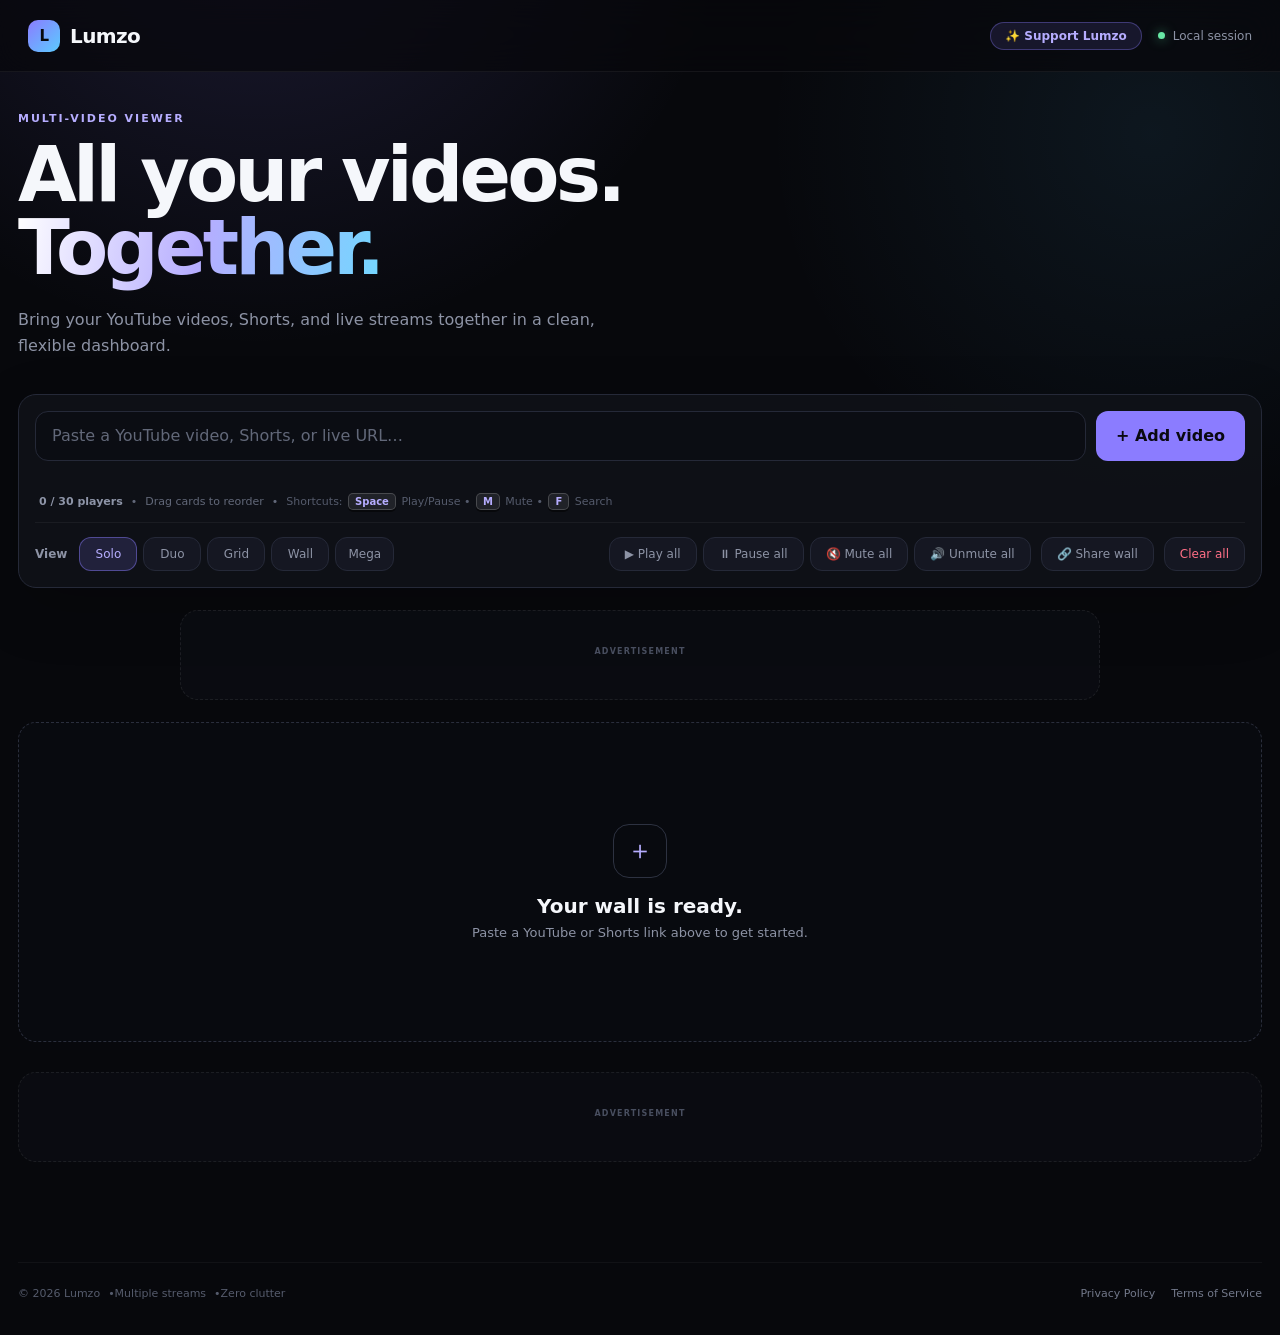
<file: index.html>
<!DOCTYPE html>
<html lang="en">
<head>
  <meta charset="UTF-8">
  <meta name="viewport" content="width=device-width, initial-scale=1.0">
  <meta name="description" content="Lumzo - Watch and monitor multiple YouTube videos and live streams on one customizable screen.">
  <title>Lumzo — One screen. More to see.</title>

  <!-- Open Graph / Social Media -->
  <meta property="og:type" content="website">
  <meta property="og:title" content="Lumzo — Multi-YouTube Viewer Dashboard">
  <meta property="og:description" content="Watch and monitor multiple YouTube videos and live streams simultaneously in a clean, high-performance dashboard.">
  <meta property="og:image" content="https://img.youtube.com/vi/dQw4w9WgXcQ/maxresdefault.jpg">

  <!-- Twitter -->
  <meta name="twitter:card" content="summary_large_image">
  <meta name="twitter:title" content="Lumzo — Multi-YouTube Viewer Dashboard">
  <meta name="twitter:description" content="Watch and monitor multiple YouTube videos and live streams simultaneously in a clean, high-performance dashboard.">
  <meta name="twitter:image" content="https://img.youtube.com/vi/dQw4w9WgXcQ/maxresdefault.jpg">

  <link rel="stylesheet" href="style.css">
</head>
<body>
  <header class="topbar">
    <a class="brand" href="index.html" aria-label="Lumzo home">
      <span class="brand-mark">L</span>
      <span>Lumzo</span>
    </a>
    <div class="top-actions">
      <!-- Community Support Pill Button -->
      <button id="coffee-btn" class="support-pill-btn" type="button">
        ✨ Support Lumzo
      </button>
      <span class="status-dot"></span>
      <span>Local session</span>
    </div>
  </header>

  <main class="app-shell">
    <section class="hero">
      <p class="eyebrow">MULTI-VIDEO VIEWER</p>
      <h1>All your videos.<br><span>Together.</span></h1>
      <p class="hero-copy">Bring your YouTube videos, Shorts, and live streams together in a clean, flexible dashboard.</p>
    </section>

    <section class="control-panel" aria-label="Video controls">
      <form id="add-form" class="url-form" novalidate>
        <div class="input-wrapper">
          <label class="sr-only" for="youtube-url">YouTube URL</label>
          <input id="youtube-url" type="text" inputmode="url" autocomplete="off"
            placeholder="Paste a YouTube video, Shorts, or live URL…" required>
          <button id="clear-input" class="input-clear-btn" type="button" aria-label="Clear input text" hidden>×</button>
        </div>
        <button type="submit" class="primary-btn">
          <span>+</span> Add video
        </button>
      </form>
      <p id="message" class="message" role="status" aria-live="polite"></p>
      <div class="wall-meta">
        <span id="count-label">0 / 30 players</span>
        <span>•</span>
        <span>Drag cards to reorder</span>
        <span>•</span>
        <span class="shortcut-hints">
          Shortcuts: <kbd>Space</kbd> Play/Pause • <kbd>M</kbd> Mute • <kbd>F</kbd> Search
        </span>
      </div>

      <div class="toolbar">
        <div class="layout-control">
          <span class="toolbar-label">View</span>
          <div class="layout-buttons" role="group" aria-label="Grid layout">
            <button class="layout-btn active" data-cols="1" type="button" title="Solo view (1 column)">Solo</button>
            <button class="layout-btn" data-cols="2" type="button" title="Duo view (2 columns)">Duo</button>
            <button class="layout-btn" data-cols="3" type="button" title="Grid view (3 columns)">Grid</button>
            <button class="layout-btn" data-cols="4" type="button" title="Wall view (4 columns)">Wall</button>
            <button class="layout-btn" data-cols="5" type="button" title="Mega view (5 columns)">Mega</button>
          </div>
        </div>

        <div class="action-controls">
          <div class="global-controls" role="group" aria-label="Global playback controls">
            <button id="play-all" class="ghost-btn" type="button" title="Play all (Space)">▶ Play all</button>
            <button id="pause-all" class="ghost-btn" type="button" title="Pause all (Space)">⏸ Pause all</button>
            <button id="mute-all" class="ghost-btn" type="button" title="Mute all (M)">🔇 Mute all</button>
            <button id="unmute-all" class="ghost-btn" type="button" title="Unmute all (M)">🔊 Unmute all</button>
          </div>
          <button id="share-wall" class="ghost-btn" type="button" title="Copy shareable link">🔗 Share wall</button>
          <button id="clear-all" class="ghost-btn danger" type="button">Clear all</button>
        </div>
      </div>
    </section>

    <!-- Leaderboard Ad Slot -->
    <div class="ad-slot ad-leaderboard" aria-label="Advertisement">
      <span class="ad-label">ADVERTISEMENT</span>
    </div>

    <section id="empty-state" class="empty-state">
      <div class="empty-icon">＋</div>
      <h2>Your wall is ready.</h2>
      <p>Paste a YouTube or Shorts link above to get started.</p>
    </section>

    <section id="video-grid" class="video-grid cols-1" aria-label="YouTube players"></section>

    <!-- Banner Ad Slot -->
    <div class="ad-slot ad-banner" aria-label="Advertisement">
      <span class="ad-label">ADVERTISEMENT</span>
    </div>
  </main>

  <!-- Community Support & Goal Modal -->
  <div id="coffee-modal" class="modal-overlay" hidden>
    <div class="modal-card">
      <button id="close-modal" class="modal-close-btn" type="button" aria-label="Close modal">×</button>
      
      <div class="modal-badge">COMMUNITY FUNDED</div>
      <h2>Keep Lumzo Independent</h2>
      <p class="modal-desc">Lumzo is 100% free and open. Your contributions help cover hosting overhead, continuous updates, and keep the tool ad-light.</p>

      <!-- Monthly Funding Goal Tracker -->
      <div class="goal-container">
        <div class="goal-header">
          <span>Monthly Server & Dev Goal</span>
          <span class="goal-amount"><strong>$0</strong> / $50</span>
        </div>
        <div class="progress-bar">
          <div class="progress-fill" style="width: 0%;"></div>
        </div>
      </div>

      <!-- Support Payment Button -->
      <a href="https://buymeacoffee.com/lumzo" target="_blank" rel="noopener" class="support-primary-btn">
        ⚡ Back Lumzo
      </a>

      <!-- Wall of Supporters -->
      <div class="supporters-box">
        <span class="supporters-label">WALL OF SUPPORTERS</span>
        <div class="supporters-tags">
          <span class="supporter-badge">Be the first supporter! ⭐</span>
        </div>
      </div>

      <p class="modal-thanks">Thank you to everyone helping keep Lumzo free for all! ❤️</p>
    </div>
  </div>

  <footer>
    <div class="footer-left">
      <span>© 2026 Lumzo</span>
      <span>•Multiple streams</span>
      <span>•Zero clutter</span>
    </div>
    <div class="footer-right">
      <a href="privacy.html">Privacy Policy</a>
      <a href="terms.html">Terms of Service</a>
    </div>
  </footer>

  <script src="script.js"></script>
</body>
</html>
</file>
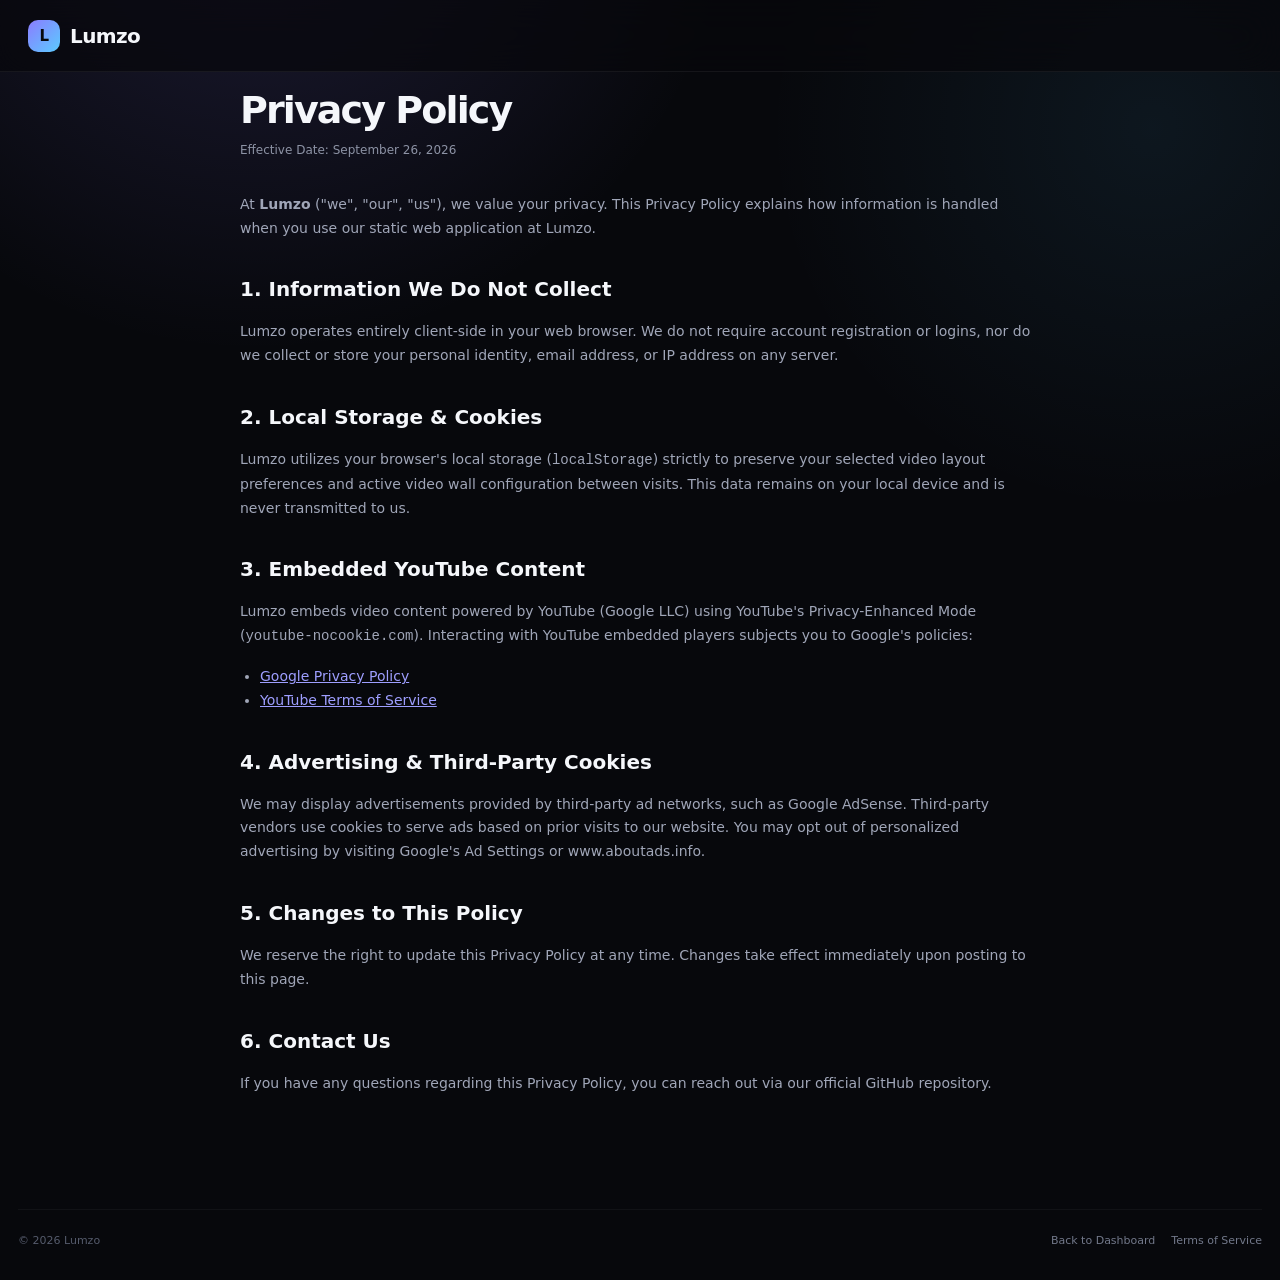
<file: privacy.html>
<!DOCTYPE html>
<html lang="en">
<head>
  <meta charset="UTF-8">
  <meta name="viewport" content="width=device-width, initial-scale=1.0">
  <title>Privacy Policy — Lumzo</title>
  <link rel="stylesheet" href="style.css">
</head>
<body>
  <header class="topbar">
    <a class="brand" href="index.html" aria-label="Lumzo home">
      <span class="brand-mark">L</span>
      <span>Lumzo</span>
    </a>
  </header>

  <main class="app-shell legal-content">
    <h1>Privacy Policy</h1>
    <p class="last-updated">Effective Date: September 26, 2026</p>

    <p>At <strong>Lumzo</strong> ("we", "our", "us"), we value your privacy. This Privacy Policy explains how information is handled when you use our static web application at Lumzo.</p>

    <h2>1. Information We Do Not Collect</h2>
    <p>Lumzo operates entirely client-side in your web browser. We do not require account registration or logins, nor do we collect or store your personal identity, email address, or IP address on any server.</p>

    <h2>2. Local Storage & Cookies</h2>
    <p>Lumzo utilizes your browser's local storage (<code>localStorage</code>) strictly to preserve your selected video layout preferences and active video wall configuration between visits. This data remains on your local device and is never transmitted to us.</p>

    <h2>3. Embedded YouTube Content</h2>
    <p>Lumzo embeds video content powered by YouTube (Google LLC) using YouTube's Privacy-Enhanced Mode (<code>youtube-nocookie.com</code>). Interacting with YouTube embedded players subjects you to Google's policies:</p>
    <ul>
      <li><a href="https://policies.google.com/privacy" target="_blank" rel="noopener">Google Privacy Policy</a></li>
      <li><a href="https://www.youtube.com/t/terms" target="_blank" rel="noopener">YouTube Terms of Service</a></li>
    </ul>

    <h2>4. Advertising & Third-Party Cookies</h2>
    <p>We may display advertisements provided by third-party ad networks, such as Google AdSense. Third-party vendors use cookies to serve ads based on prior visits to our website. You may opt out of personalized advertising by visiting Google's Ad Settings or www.aboutads.info.</p>

    <h2>5. Changes to This Policy</h2>
    <p>We reserve the right to update this Privacy Policy at any time. Changes take effect immediately upon posting to this page.</p>

    <h2>6. Contact Us</h2>
    <p>If you have any questions regarding this Privacy Policy, you can reach out via our official GitHub repository.</p>
  </main>

  <footer>
    <div class="footer-left">
      <span>© 2026 Lumzo</span>
    </div>
    <div class="footer-right">
      <a href="index.html">Back to Dashboard</a>
      <a href="terms.html">Terms of Service</a>
    </div>
  </footer>
</body>
</html>
</file>
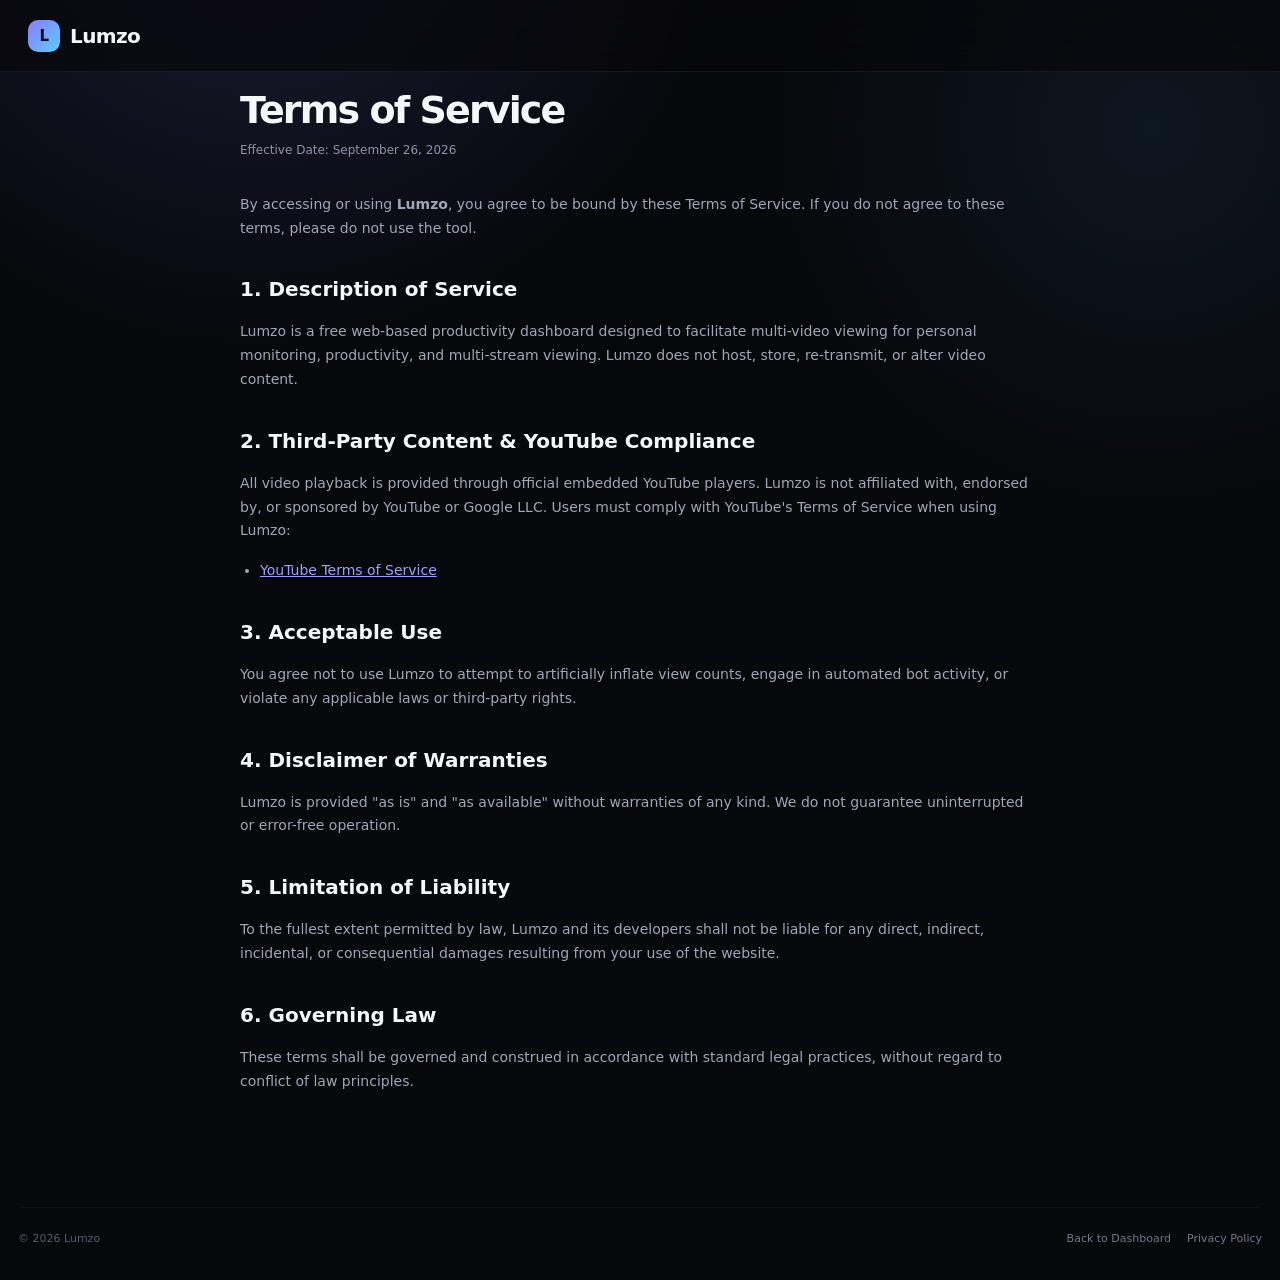
<file: terms.html>
<!DOCTYPE html>
<html lang="en">
<head>
  <meta charset="UTF-8">
  <meta name="viewport" content="width=device-width, initial-scale=1.0">
  <title>Terms of Service — Lumzo</title>
  <link rel="stylesheet" href="style.css">
</head>
<body>
  <header class="topbar">
    <a class="brand" href="index.html" aria-label="Lumzo home">
      <span class="brand-mark">L</span>
      <span>Lumzo</span>
    </a>
  </header>

  <main class="app-shell legal-content">
    <h1>Terms of Service</h1>
    <p class="last-updated">Effective Date: September 26, 2026</p>

    <p>By accessing or using <strong>Lumzo</strong>, you agree to be bound by these Terms of Service. If you do not agree to these terms, please do not use the tool.</p>

    <h2>1. Description of Service</h2>
    <p>Lumzo is a free web-based productivity dashboard designed to facilitate multi-video viewing for personal monitoring, productivity, and multi-stream viewing. Lumzo does not host, store, re-transmit, or alter video content.</p>

    <h2>2. Third-Party Content & YouTube Compliance</h2>
    <p>All video playback is provided through official embedded YouTube players. Lumzo is not affiliated with, endorsed by, or sponsored by YouTube or Google LLC. Users must comply with YouTube's Terms of Service when using Lumzo:</p>
    <ul>
      <li><a href="https://www.youtube.com/t/terms" target="_blank" rel="noopener">YouTube Terms of Service</a></li>
    </ul>

    <h2>3. Acceptable Use</h2>
    <p>You agree not to use Lumzo to attempt to artificially inflate view counts, engage in automated bot activity, or violate any applicable laws or third-party rights.</p>

    <h2>4. Disclaimer of Warranties</h2>
    <p>Lumzo is provided "as is" and "as available" without warranties of any kind. We do not guarantee uninterrupted or error-free operation.</p>

    <h2>5. Limitation of Liability</h2>
    <p>To the fullest extent permitted by law, Lumzo and its developers shall not be liable for any direct, indirect, incidental, or consequential damages resulting from your use of the website.</p>

    <h2>6. Governing Law</h2>
    <p>These terms shall be governed and construed in accordance with standard legal practices, without regard to conflict of law principles.</p>
  </main>

  <footer>
    <div class="footer-left">
      <span>© 2026 Lumzo</span>
    </div>
    <div class="footer-right">
      <a href="index.html">Back to Dashboard</a>
      <a href="privacy.html">Privacy Policy</a>
    </div>
  </footer>
</body>
</html>
</file>
<file: style.css>
:root {
  --bg: #07080c;
  --panel: #101219;
  --panel-2: #151722;
  --line: #252938;
  --text: #f5f7fb;
  --muted: #8d93a5;
  --accent: #8b7cff;
  --accent-2: #b6adff;
  --danger: #ff6f86;
  --radius: 18px;
}

* { box-sizing: border-box; }
html { color-scheme: dark; }

body {
  margin: 0;
  min-height: 100vh;
  background:
    radial-gradient(circle at 20% -10%, rgba(139,124,255,.17), transparent 30rem),
    radial-gradient(circle at 90% 10%, rgba(88,197,255,.08), transparent 24rem),
    var(--bg);
  color: var(--text);
  font-family: Inter, ui-sans-serif, system-ui, -apple-system, BlinkMacSystemFont, "Segoe UI", sans-serif;
}

button, input { font: inherit; }
button { cursor: pointer; }

/* Header & Navigation */
.topbar {
  height: 72px;
  border-bottom: 1px solid rgba(255,255,255,.06);
  display: flex;
  align-items: center;
  justify-content: space-between;
  padding: 0 28px;
  backdrop-filter: blur(18px);
  background: rgba(7,8,12,.72);
  position: sticky;
  top: 0;
  z-index: 20;
}

.brand {
  color: var(--text);
  text-decoration: none;
  display: inline-flex;
  align-items: center;
  gap: 10px;
  font-size: 20px;
  font-weight: 800;
  letter-spacing: -.03em;
}

.brand-mark {
  width: 32px;
  height: 32px;
  display: grid;
  place-items: center;
  border-radius: 10px;
  background: linear-gradient(135deg, var(--accent), #5bcbff);
  color: #08090e;
  font-size: 15px;
}

.top-actions {
  color: var(--muted);
  font-size: 12px;
  display: flex;
  gap: 8px;
  align-items: center;
}

.status-dot {
  width: 7px;
  height: 7px;
  border-radius: 50%;
  background: #67e8a5;
  box-shadow: 0 0 12px rgba(103,232,165,.65);
}

.app-shell {
  width: min(1400px, calc(100% - 36px));
  margin: 0 auto;
  padding: 40px 0;
}

.hero {
  max-width: 760px;
  margin-bottom: 34px;
}

.eyebrow {
  color: var(--accent-2);
  font-size: 11px;
  font-weight: 800;
  letter-spacing: .18em;
  margin: 0 0 14px;
}

h1 {
  font-size: clamp(40px, 6vw, 76px);
  line-height: .96;
  letter-spacing: -.05em;
  margin: 0;
}

h1 span {
  color: transparent;
  background: linear-gradient(100deg, #fff, var(--accent-2), #72d7ff);
  background-clip: text;
  -webkit-background-clip: text;
}

.hero-copy {
  color: var(--muted);
  max-width: 620px;
  font-size: 16px;
  line-height: 1.65;
  margin: 22px 0 0;
}

/* Control Panel & Form */
.control-panel {
  background: rgba(16,18,25,.84);
  border: 1px solid var(--line);
  border-radius: var(--radius);
  padding: 16px;
  margin-bottom: 22px;
  box-shadow: 0 20px 60px rgba(0,0,0,.2);
}

.url-form {
  display: grid;
  grid-template-columns: 1fr auto;
  gap: 10px;
}

.input-wrapper {
  position: relative;
  display: flex;
  align-items: center;
  width: 100%;
}

.url-form input {
  width: 100%;
  min-height: 50px;
  border: 1px solid var(--line);
  border-radius: 13px;
  background: #0b0d13;
  color: var(--text);
  padding: 0 44px 0 16px;
  outline: none;
  transition: border-color .2s, box-shadow .2s;
}

.url-form input::placeholder { color: #626879; }

.url-form input:focus {
  border-color: rgba(139,124,255,.8);
  box-shadow: 0 0 0 4px rgba(139,124,255,.1);
}

.input-clear-btn {
  position: absolute;
  right: 12px;
  background: rgba(255,255,255,.08);
  border: 1px solid rgba(255,255,255,.1);
  color: var(--muted);
  width: 26px;
  height: 26px;
  border-radius: 50%;
  display: grid;
  place-items: center;
  font-size: 15px;
  cursor: pointer;
  transition: background .2s, color .2s, border-color .2s;
}

.input-clear-btn:hover {
  background: rgba(255,255,255,.2);
  color: var(--text);
  border-color: rgba(255,255,255,.25);
}

.input-clear-btn[hidden] { display: none; }

.primary-btn, .ghost-btn, .layout-btn {
  border: 1px solid var(--line);
  border-radius: 12px;
  min-height: 44px;
  padding: 0 15px;
  color: var(--text);
  background: var(--panel-2);
  transition: transform .15s, border-color .15s, background .15s;
}

.primary-btn {
  background: var(--accent);
  color: #0a0911;
  border-color: transparent;
  font-weight: 800;
  min-height: 50px;
  padding: 0 19px;
}

.primary-btn:hover, .ghost-btn:hover, .layout-btn:hover {
  transform: translateY(-1px);
  border-color: #3a3f51;
}

.primary-btn:hover { background: #9b8fff; }

.message {
  min-height: 20px;
  margin: 8px 4px 0;
  color: var(--muted);
  font-size: 12px;
}

.message.error { color: var(--danger); }

.wall-meta {
  display: flex;
  gap: 8px;
  align-items: center;
  color: #626879;
  font-size: 11px;
  margin: 4px 4px 0;
  flex-wrap: wrap;
}

.wall-meta span:first-child {
  color: #8e95a8;
  font-weight: 700;
}

.shortcut-hints { color: #555b6c; }

kbd {
  display: inline-block;
  padding: 2px 6px;
  font-family: inherit;
  font-size: 10px;
  font-weight: 700;
  color: var(--accent-2);
  background: rgba(255, 255, 255, 0.08);
  border: 1px solid rgba(255, 255, 255, 0.18);
  border-radius: 5px;
  box-shadow: 0 2px 0 rgba(0, 0, 0, 0.5);
  margin: 0 2px;
}

/* Toolbar & Layout Controls */
.toolbar {
  display: flex;
  justify-content: space-between;
  align-items: center;
  gap: 15px;
  padding-top: 14px;
  border-top: 1px solid rgba(255,255,255,.05);
  margin-top: 12px;
  flex-wrap: wrap;
}

.layout-control {
  display: flex;
  align-items: center;
  gap: 12px;
}

.toolbar-label {
  color: var(--muted);
  font-size: 12px;
  font-weight: 700;
}

.layout-buttons, .action-controls, .global-controls {
  display: flex;
  gap: 6px;
  flex-wrap: wrap;
}

.action-controls { gap: 10px; }

.layout-btn {
  min-height: 34px;
  min-width: 58px;
  padding: 0 12px;
  font-size: 12px;
  color: var(--muted);
}

.layout-btn.active {
  background: rgba(139,124,255,.16);
  color: var(--accent-2);
  border-color: rgba(139,124,255,.45);
}

.ghost-btn {
  color: var(--muted);
  font-size: 12px;
  min-height: 34px;
}

.ghost-btn.danger { color: var(--danger); }

.ghost-btn.danger:hover {
  border-color: rgba(255,111,134,.4);
  background: rgba(255,111,134,.08);
}

/* Empty State */
.empty-state {
  min-height: 320px;
  border: 1px dashed #2a2e3c;
  border-radius: var(--radius);
  display: grid;
  place-items: center;
  align-content: center;
  text-align: center;
  padding: 30px;
  background: rgba(12,14,20,.45);
}

.empty-icon {
  width: 54px;
  height: 54px;
  display: grid;
  place-items: center;
  border: 1px solid #2d3241;
  border-radius: 16px;
  color: var(--accent-2);
  font-size: 26px;
  margin-bottom: 16px;
}

.empty-state h2 { margin: 0 0 7px; font-size: 20px; }
.empty-state p { margin: 0; color: var(--muted); font-size: 13px; }

/* Grid Layout System */
.video-grid {
  display: grid;
  gap: 14px;
  width: 100%;
  align-items: start;
  contain: layout; /* Prevents grid reflow from interrupting running active iframes */
}

.video-grid.cols-1 { grid-template-columns: 1fr; max-width: 920px; margin: 0 auto; }
.video-grid.cols-2 { grid-template-columns: repeat(2, minmax(0, 1fr)); }
.video-grid.cols-3 { grid-template-columns: repeat(3, minmax(0, 1fr)); }
.video-grid.cols-4 { grid-template-columns: repeat(4, minmax(0, 1fr)); }
.video-grid.cols-5 { grid-template-columns: repeat(5, minmax(0, 1fr)); gap: 8px; }

/* Video Cards */
.video-card {
  min-width: 0;
  aspect-ratio: 16 / 9;
  background: #000;
  border: 1px solid var(--line);
  border-radius: 14px;
  overflow: hidden;
  position: relative;
  cursor: grab;
  contain: layout paint; /* Completely isolates card rendering state */
  transition: transform .15s ease, border-color .15s ease, box-shadow .15s ease;
}

.video-card:active { cursor: grabbing; }

.video-card.is-short {
  aspect-ratio: 16 / 9;
  max-width: none;
  width: 100%;
}

.video-card.is-short .card-facade {
  background-size: contain;
  background-repeat: no-repeat;
  background-position: center;
  background-color: #05060a;
}

.video-card.is-dragging {
  opacity: 0.4;
  border-style: dashed;
  border-color: var(--accent);
}

.video-card.drag-over {
  border-color: var(--accent-2);
  transform: scale(1.02);
  box-shadow: 0 0 20px rgba(139, 124, 255, 0.4);
}

.video-card.is-loading::after {
  content: 'Loading…';
  position: absolute;
  inset: 0;
  display: grid;
  place-items: center;
  background: rgba(0,0,0,.72);
  color: #bfc5d5;
  font-size: 11px;
  letter-spacing: .08em;
  text-transform: uppercase;
  z-index: 5;
  pointer-events: none;
}

.card-facade {
  position: absolute;
  inset: 0;
  width: 100%;
  height: 100%;
  border: 0;
  background-size: cover;
  background-position: center;
  cursor: pointer;
  display: flex;
  align-items: center;
  justify-content: center;
  z-index: 2;
  transition: transform .2s ease;
}

.card-facade::before {
  content: '';
  position: absolute;
  inset: 0;
  background: rgba(0, 0, 0, 0.35);
  transition: background .2s ease;
}

.card-facade:hover::before { background: rgba(0, 0, 0, 0.15); }

.play-badge {
  position: relative;
  z-index: 3;
  width: 52px;
  height: 52px;
  border-radius: 50%;
  background: rgba(139, 124, 255, 0.9);
  color: #000;
  display: grid;
  place-items: center;
  font-size: 20px;
  box-shadow: 0 8px 24px rgba(0, 0, 0, 0.5);
  transition: transform .2s ease, background-color .2s ease;
}

.card-facade:hover .play-badge {
  transform: scale(1.12);
  background: #a89aff;
}

.video-card iframe {
  display: block;
  width: 100%;
  height: 100%;
  border: 0;
}

.card-header {
  position: absolute;
  left: 8px;
  right: 8px;
  top: 8px;
  z-index: 4;
  display: flex;
  justify-content: space-between;
  align-items: center;
  pointer-events: none;
}

.card-label {
  padding: 5px 8px;
  border: 1px solid rgba(255,255,255,.12);
  border-radius: 7px;
  background: rgba(5,6,9,.78);
  color: rgba(255,255,255,.85);
  font-size: 9px;
  font-weight: 800;
  letter-spacing: .1em;
  backdrop-filter: blur(10px);
}

.card-label.short-label {
  background: rgba(255, 111, 134, 0.85);
  color: #fff;
  border-color: rgba(255, 255, 255, 0.3);
}

.card-actions {
  display: flex;
  gap: 6px;
  opacity: 0;
  transition: opacity .2s;
  pointer-events: auto;
}

.video-card:hover .card-actions,
.video-card:focus-within .card-actions { opacity: 1; }

.card-btn {
  border: 1px solid rgba(255,255,255,.15);
  background: rgba(5,6,9,.82);
  color: #fff;
  width: 30px;
  height: 30px;
  border-radius: 8px;
  display: grid;
  place-items: center;
  font-size: 12px;
  backdrop-filter: blur(8px);
}

.card-btn:hover { background: rgba(35,37,47,.95); }

.card-footer {
  position: absolute;
  left: 0;
  right: 0;
  bottom: 0;
  z-index: 4;
  padding: 8px 10px;
  background: linear-gradient(transparent, rgba(0,0,0,.75));
  color: rgba(255,255,255,.55);
  font-size: 9px;
  letter-spacing: .08em;
  text-transform: uppercase;
  pointer-events: none;
  opacity: 0;
  transition: opacity .2s;
}

.video-card:hover .card-footer,
.video-card:focus-within .card-footer { opacity: 1; }

@media (hover: none) {
  .card-actions, .card-footer { opacity: 1; }
}

/* Ad Slot Layouts */
.ad-slot {
  width: 100%;
  margin: 20px 0;
  padding: 12px;
  background: rgba(16, 18, 25, 0.4);
  border: 1px dashed rgba(255, 255, 255, 0.08);
  border-radius: var(--radius);
  display: flex;
  flex-direction: column;
  align-items: center;
  justify-content: center;
  min-height: 90px;
  overflow: hidden;
}

.ad-slot.ad-leaderboard { max-width: 920px; margin: 0 auto 22px auto; }
.ad-slot.ad-banner { margin-top: 30px; }

.ad-label {
  font-size: 8px;
  font-weight: 800;
  letter-spacing: .15em;
  color: #484e5f;
  margin-bottom: 6px;
  text-transform: uppercase;
}

/* Topbar Support Button */
.support-pill-btn {
  background: rgba(139, 124, 255, 0.12);
  color: var(--accent-2);
  border: 1px solid rgba(139, 124, 255, 0.35);
  font-weight: 700;
  font-size: 12px;
  padding: 6px 14px;
  border-radius: 50px;
  display: inline-flex;
  align-items: center;
  gap: 6px;
  margin-right: 8px;
  transition: all 0.2s ease;
}

.support-pill-btn:hover {
  background: var(--accent);
  color: #08090e;
  border-color: transparent;
  transform: translateY(-1px);
  box-shadow: 0 4px 15px rgba(139, 124, 255, 0.35);
}

/* Support Modal Overlay & Card */
.modal-overlay {
  position: fixed;
  inset: 0;
  background: rgba(4, 5, 8, 0.85);
  backdrop-filter: blur(12px);
  z-index: 100;
  display: grid;
  place-items: center;
  padding: 20px;
}

.modal-overlay[hidden] { display: none; }

.modal-card {
  position: relative;
  width: min(450px, 100%);
  background: #10131c;
  border: 1px solid rgba(255, 255, 255, 0.1);
  border-radius: 24px;
  padding: 32px 28px;
  text-align: center;
  box-shadow: 0 25px 60px rgba(0, 0, 0, 0.7);
  animation: modalPop 0.2s cubic-bezier(0.16, 1, 0.3, 1);
}

@keyframes modalPop {
  from { transform: scale(0.94); opacity: 0; }
  to { transform: scale(1); opacity: 1; }
}

.modal-close-btn {
  position: absolute;
  top: 16px;
  right: 18px;
  background: rgba(255, 255, 255, 0.06);
  border: 1px solid rgba(255, 255, 255, 0.08);
  color: var(--muted);
  width: 30px;
  height: 30px;
  border-radius: 50%;
  font-size: 16px;
  cursor: pointer;
  display: grid;
  place-items: center;
  transition: all 0.2s ease;
}

.modal-close-btn:hover {
  background: rgba(255, 255, 255, 0.2);
  color: #fff;
}

.modal-badge {
  display: inline-block;
  padding: 4px 10px;
  border-radius: 6px;
  background: rgba(139, 124, 255, 0.15);
  color: var(--accent-2);
  font-size: 9px;
  font-weight: 800;
  letter-spacing: 0.12em;
  margin-bottom: 12px;
}

.modal-card h2 {
  font-size: 22px;
  font-weight: 800;
  margin: 0 0 8px 0;
  color: #fff;
}

.modal-desc {
  color: #8d93a5;
  font-size: 13px;
  line-height: 1.6;
  margin: 0 0 24px 0;
}

/* Goal Bar */
.goal-container {
  background: rgba(0, 0, 0, 0.3);
  border: 1px solid rgba(255, 255, 255, 0.06);
  border-radius: 14px;
  padding: 14px 16px;
  margin-bottom: 20px;
  text-align: left;
}

.goal-header {
  display: flex;
  justify-content: space-between;
  align-items: center;
  font-size: 11px;
  color: var(--muted);
  margin-bottom: 8px;
}

.goal-amount strong {
  color: var(--accent-2);
  font-size: 13px;
}

.progress-bar {
  width: 100%;
  height: 8px;
  background: rgba(255, 255, 255, 0.08);
  border-radius: 10px;
  overflow: hidden;
}

.progress-fill {
  height: 100%;
  background: linear-gradient(90deg, var(--accent), #5bcbff);
  border-radius: 10px;
  transition: width 0.4s ease;
}

/* Call to Action Button */
.support-primary-btn {
  display: block;
  width: 100%;
  padding: 14px;
  border-radius: 14px;
  background: linear-gradient(100deg, var(--accent), #7a69ff);
  color: #08090e;
  font-weight: 800;
  font-size: 14px;
  text-decoration: none;
  box-shadow: 0 6px 20px rgba(139, 124, 255, 0.35);
  transition: all 0.2s ease;
  margin-bottom: 24px;
}

.support-primary-btn:hover {
  transform: translateY(-2px);
  box-shadow: 0 8px 25px rgba(139, 124, 255, 0.5);
  background: linear-gradient(100deg, #998cff, #8878ff);
}

/* Supporters Wall Section */
.supporters-box {
  background: rgba(255, 255, 255, 0.02);
  border: 1px dashed rgba(255, 255, 255, 0.08);
  border-radius: 14px;
  padding: 14px;
  margin-bottom: 18px;
}

.supporters-label {
  display: block;
  font-size: 9px;
  font-weight: 800;
  letter-spacing: 0.12em;
  color: #555b6c;
  margin-bottom: 10px;
}

.supporters-tags {
  display: flex;
  flex-wrap: wrap;
  gap: 6px;
  justify-content: center;
}

.supporter-badge {
  background: rgba(255, 255, 255, 0.06);
  border: 1px solid rgba(255, 255, 255, 0.1);
  color: #d1d5e4;
  font-size: 11px;
  font-weight: 600;
  padding: 4px 10px;
  border-radius: 20px;
}

.modal-thanks {
  font-size: 11px;
  color: #555b6c;
  margin: 0;
}

/* Footer Layout & Links */
footer {
  width: min(1400px, calc(100% - 36px));
  margin: 40px auto 0 auto;
  padding: 24px 0 35px;
  display: flex;
  justify-content: space-between;
  align-items: center;
  color: #555b6c;
  font-size: 11px;
  border-top: 1px solid rgba(255,255,255,.04);
  flex-wrap: wrap;
  gap: 12px;
}

.footer-left { display: flex; gap: 8px; align-items: center; }
.footer-right { display: flex; gap: 16px; }

.footer-right a {
  color: #72788a;
  text-decoration: none;
  transition: color .2s ease;
}

.footer-right a:hover { color: var(--accent-2); }

/* Legal Pages */
.legal-content {
  max-width: 800px;
  margin: 0 auto;
  padding: 20px 0 60px;
  line-height: 1.7;
}

.legal-content h1 { font-size: 38px; margin-bottom: 8px; }
.legal-content .last-updated { color: var(--muted); font-size: 12px; margin-bottom: 32px; }
.legal-content h2 { font-size: 20px; color: var(--text); margin-top: 32px; margin-bottom: 12px; }
.legal-content p, .legal-content li { color: #a0a6b8; font-size: 14px; }
.legal-content ul { padding-left: 20px; }

.sr-only {
  position: absolute;
  width: 1px;
  height: 1px;
  padding: 0;
  margin: -1px;
  overflow: hidden;
  clip: rect(0,0,0,0);
  white-space: nowrap;
  border: 0;
}

@media (max-width: 580px) {
  .topbar { padding: 0 16px; }
  .top-actions { gap: 4px; }
  .app-shell { width: calc(100% - 24px); padding-top: 25px; }
  .url-form { grid-template-columns: 1fr; }
  .toolbar { align-items: flex-start; flex-direction: column; }
  .layout-control { width: 100%; justify-content: space-between; }
  
  .video-grid.cols-2,
  .video-grid.cols-3,
  .video-grid.cols-4,
  .video-grid.cols-5 {
    grid-template-columns: 1fr;
  }

  footer { width: calc(100% - 24px); }
  .support-pill-btn { font-size: 11px; padding: 5px 10px; }
}
</file>
